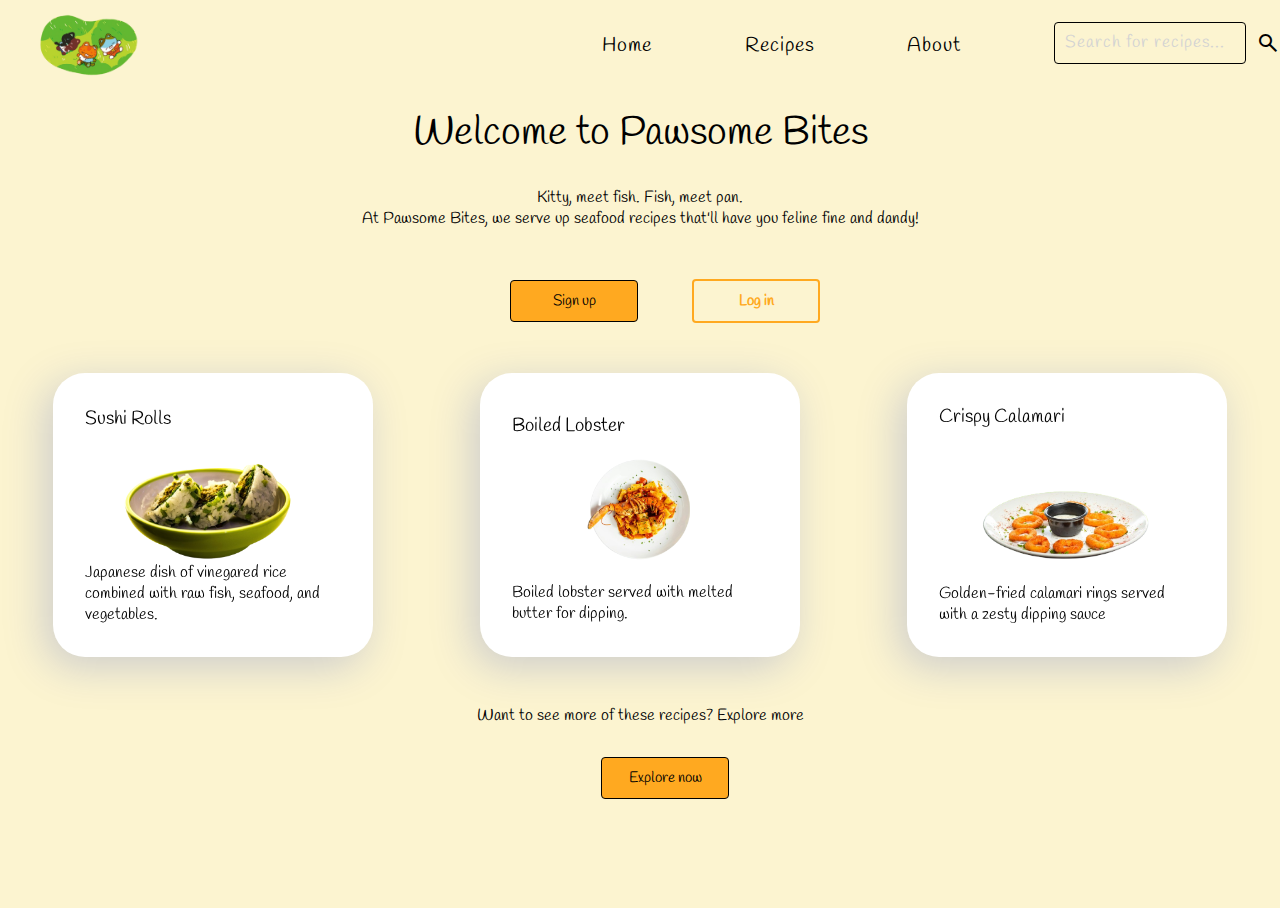
<file: index.html>
<!DOCTYPE html>
<html lang="en">

<head>
    <meta charset="UTF-8">
    <meta name="viewport" content="width=device-width, initial-scale=1.0">
    <title>Pawsome Bites</title>

    <!-- Fonts -->
    <style>
        @import url('https://fonts.googleapis.com/css2?family=Handlee&display=swap');
        @import url('https://fonts.googleapis.com/css2?family=Parisienne&display=swap');
    </style>

    <!-- Search icon -->
    <link rel="stylesheet"
        href="https://fonts.googleapis.com/css2?family=Material+Symbols+Outlined:opsz,wght,FILL,GRAD@40,300,0,0" />

    <!-- CSS Files - common is shared -->
    <link rel="stylesheet" href="css\common.css">
    <link rel="stylesheet" href="css\index.css"> 

    <!-- Favicon -->
    <link rel="icon" type="image/x-icon" href="images\logo.png">
    
    <style>

        
    </style>
</head>

<body>

    <nav>

        <a href="index.html"><img src="images\logo.png" id="nav_logo"></a>

        <ul class="nav-links">

            <li><a href="index.html">Home</a></li>

            <li><a href="recipe-feed.html">Recipes</a></li>

            <li><a href="about.html">About</a></li>

            <form id="nav_search_form">
                <input type="text" placeholder="Search for recipes..." >
                <span class="material-symbols-outlined" id="nav_search_icon">search</span>
            </form>

        </ul>

    </nav>

    <div class="landing_wrapper">

        <div class="row welcome_text_row">
            <h1>Welcome to Pawsome Bites</h1>

            <p >Kitty, meet fish. Fish, meet pan. <br>
                At Pawsome Bites, we serve up seafood recipes that'll have you feline fine and dandy!</p>

            <div class="home_buttons_wrapper">
                <a href="signup.html" class="home_button signup_home_button">
                    Sign up
                </a>

                <a href="login.html" class="home_button login_home_button">
                    Log in
                </a>
            </div>


        </div>

        <div class="row cards_row">

            <div class="recipe_card_home">
                <h3>Sushi Rolls</h3>

                <div>
                    <img src="images\sushi.png" alt="lobster">
                </div>

                <p>Japanese dish of vinegared rice combined with raw fish, seafood, and vegetables.</p>
            </div>

            <div class="recipe_card_home">
                <h3>Boiled Lobster</h3>

                <div>
                    <img src="images\lobster.png" alt="lobster">
                </div>

                <p>Boiled lobster served with melted butter for dipping.</p>
            </div>

            <div class="recipe_card_home">
                <h3>Crispy Calamari</h3>
                <div>
                    <img src="images\calamari.png" alt="lobster">
                </div>
                <p>Golden-fried calamari rings served with a zesty dipping sauce</p>
            </div>

        </div>

        <div class="row explore_row">
            <p>Want to see more of these recipes? Explore more </p>
            <a href="recipe-feed.html" class="home_button explore_button">
                Explore now
            </a>
        </div>
 
    </div>


</body>


</html>
</file>
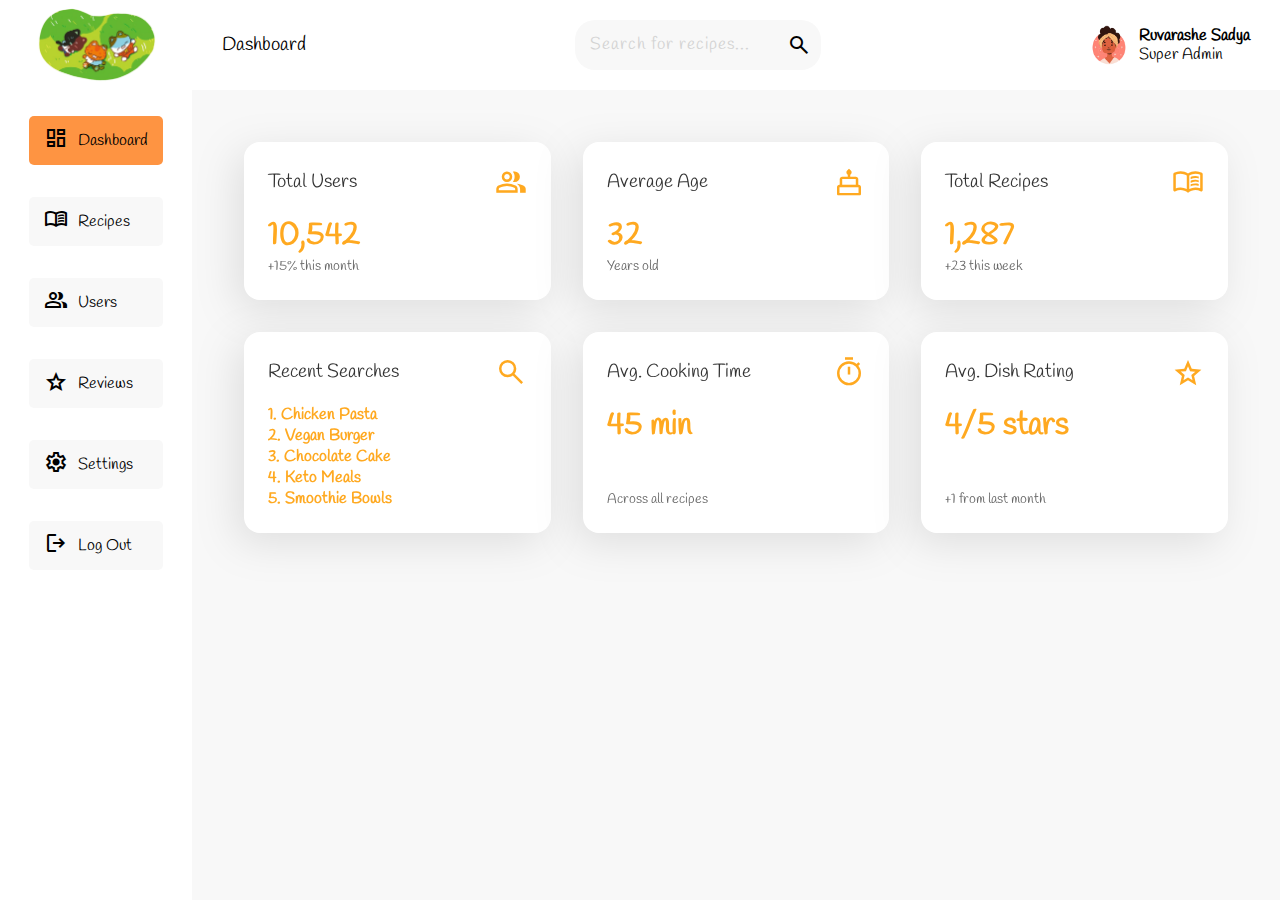
<file: dashboard.html>
<!DOCTYPE html>
<html lang="en">

<head>
    <meta charset="UTF-8">
    <meta name="viewport" content="width=device-width, initial-scale=1.0">

    <title>Pawsome Bites Dashboard</title>

    <!-- Fonts -->
    <style>
        @import url('https://fonts.googleapis.com/css2?family=Handlee&display=swap');
        @import url('https://fonts.googleapis.com/css2?family=Parisienne&display=swap');
    </style>

    <!-- Material Icons -->
    <link href="https://fonts.googleapis.com/icon?family=Material+Icons" rel="stylesheet">
    <link rel="stylesheet"
        href="https://fonts.googleapis.com/css2?family=Material+Symbols+Outlined:opsz,wght,FILL,GRAD@20,300,0,0" />

    <!-- Favicon -->
    <link rel="icon" type="image/x-icon" href="images\logo.png">

    <!-- CSS Files - common is shared -->
    <link rel="stylesheet" href="css\common.css">

    <style>
        body {
            margin: 0;
            padding: 0;
            min-height: 100vh;
        }

        #dashboard_wrapper {
            width: 100%;
            height: 100vh;
            display: flex;
            flex-direction: row;
        }

        #dashboard_left {
            width: 15%;
            height: 100%;
            background: white;
            display: flex;
            flex-direction: column;
            align-items: center;
        }

        #dashboard_left>* {
            margin-bottom: 2em;
        }

        #dashboard_left a {
            text-decoration: none;
            color: black;
            width: 70%;
            padding: 10px 0;
            border-radius: 5px;
            display: flex;
            align-items: center;
            justify-content: flex-start;
            background-color: #f8f8f8;
            transition: all 200ms ease;
        }

        #dashboard_left a:active,
        #dashboard_left a.active {
            background-color: var(--button-secondary-color);
        }

        #dashboard_left a:hover {
            background-color: var(--button-secondary-color);
        }

        #dashboard_left a .material-symbols-outlined {
            margin-right: 10px;
            margin-left: 15px;
            margin-bottom: 5px;
        }





        #dashboard_right {
            width: 85%;
            height: 100%;
            display: flex;
            flex-direction: column;
        }

        #dashboard_right_top {
            height: 100px;
            background: white;
            display: flex;
            align-items: center;
            justify-content: space-between;
            padding: 20px;
        }

        #dashboard_right_bottom {
            flex-grow: 1;
            background-color: #F8F8F8;
            padding: 20px;
            overflow-y: auto;
        }

        #dashboard_right_top>* {
            margin: 0 10px;
        }

        #nav_search_form {
            display: flex;
            align-items: center;
            background-color: #f8f8f8;
            border-radius: 20px;
            padding: 5px 10px;
        }

        #nav_search_form input {
            border: none;
            outline: none;
            padding: 5px;
            background-color: transparent;
        }

        #user_nav {
            display: flex;
            align-items: center;
        }

        #user_nav img {
            width: 40px;
            height: 40px;
            margin-right: 10px;
        }

        .user_info {
            display: flex;
            flex-direction: column;
        }

        .user_info p {
            margin: 0;
            line-height: 1.2;
        }

        .user_info p:first-child {
            font-weight: bold;
        }



        .dashboard-grid {
            display: grid;
            grid-template-columns: repeat(auto-fit, minmax(250px, 1fr));
            gap: 2rem;
            padding: 2rem;
        }

        .dashboard-card {
            background-color: white;
            border-radius: 1em;
            padding: 1.5em;
            filter: drop-shadow(-8px 10px 20px rgba(0, 0, 0, 0.1));
            display: flex;
            flex-direction: column;
            height: 100%;
        }

        .dashboard-card-header {
            display: flex;
            justify-content: space-between;
            align-items: center;
            margin-bottom: 1rem;
        }

        .dashboard-card-title {
            font-size: 1.2rem;
            margin: 0;
            color: #333;
        }

        .dashboard-card-icon {
            font-size: 2rem;
            color: var(--button-primary-color);
        }

        .dashboard-card-content {
            font-size: 2rem;
            font-weight: bold;
            color: var(--button-primary-color);
        }

        .dashboard-card-footer {
            font-size: 0.9rem;
            color: #666;
            margin-top: auto;
        }
    </style>

</head>

<body>
    <div id="dashboard_wrapper">

        <div id="dashboard_left">
            <img src="images\logo.png" style="width: 70%; height: auto; margin-top:5px;">

            <a href="dashboard.html" class="active">
                <span class="material-symbols-outlined">dashboard</span>
                Dashboard
            </a>

            <a href="recipes.html">
                <span class="material-symbols-outlined">menu_book</span>
                Recipes
            </a>

            <a href="users.html">
                <span class="material-symbols-outlined">group</span>
                Users
            </a>

            <a href="#">
                <span class="material-symbols-outlined">star</span>
                Reviews
            </a>

            <a href="#">
                <span class="material-symbols-outlined">settings</span>
                Settings
            </a>

            <a href="#">
                <span class="material-symbols-outlined">logout</span>
                Log Out
            </a>

        </div>

        <div id="dashboard_right">

            <div id="dashboard_right_top" style="width: auto; height: auto; ">
                <h3>Dashboard</h3>

                <form id="nav_search_form">
                    <input type="text" placeholder="Search for recipes...">
                    <span class="material-symbols-outlined" id="nav_search_icon">search</span>
                </form>

                <div id="user_nav">
                    <img src="images\profile_girl.png" alt="User profile image">
                    <div class="user_info">
                        <p>Ruvarashe Sadya</p>
                        <p>Super Admin</p>
                    </div>
                </div>
            </div>

            <div id="dashboard_right_bottom">

                <div class="dashboard-grid">
                    <div class="dashboard-card">
                        <div class="dashboard-card-header">
                            <h3 class="dashboard-card-title">Total Users</h3>
                            <span class="material-symbols-outlined dashboard-card-icon">group</span>
                        </div>
                        <div class="dashboard-card-content">10,542</div>
                        <div class="dashboard-card-footer">+15% this month</div>
                    </div>
                    <div class="dashboard-card">
                        <div class="dashboard-card-header">
                            <h3 class="dashboard-card-title">Average Age</h3>
                            <span class="material-symbols-outlined dashboard-card-icon">cake</span>
                        </div>
                        <div class="dashboard-card-content">32</div>
                        <div class="dashboard-card-footer">Years old</div>
                    </div>
                    <div class="dashboard-card">
                        <div class="dashboard-card-header">
                            <h3 class="dashboard-card-title">Total Recipes</h3>
                            <span class="material-symbols-outlined dashboard-card-icon">menu_book</span>
                        </div>
                        <div class="dashboard-card-content">1,287</div>
                        <div class="dashboard-card-footer">+23 this week</div>
                    </div>
                    <div class="dashboard-card">
                        <div class="dashboard-card-header">
                            <h3 class="dashboard-card-title">Recent Searches</h3>
                            <span class="material-symbols-outlined dashboard-card-icon">search</span>
                        </div>
                        <div class="dashboard-card-content" style="font-size: 1rem;">
                            1. Chicken Pasta<br>
                            2. Vegan Burger<br>
                            3. Chocolate Cake<br>
                            4. Keto Meals<br>
                            5. Smoothie Bowls
                        </div>
                    </div>

                    <div class="dashboard-card">
                        <div class="dashboard-card-header">
                            <h3 class="dashboard-card-title">Avg. Cooking Time</h3>
                            <span class="material-symbols-outlined dashboard-card-icon">timer</span>
                        </div>
                        <div class="dashboard-card-content">45 min</div>
                        <div class="dashboard-card-footer">Across all recipes</div>
                    </div>


                    <div class="dashboard-card">
                        <div class="dashboard-card-header">
                            <h3 class="dashboard-card-title">Avg. Dish Rating</h3>
                            <span class="material-symbols-outlined dashboard-card-icon">star</span>
                        </div>
                        <div class="dashboard-card-content">4/5 stars</div>
                        <div class="dashboard-card-footer">+1 from last month</div>
                    </div>
                </div>
            </div>
        </div>




    </div>
    </div>
    </div>
</body>

</html>
</file>
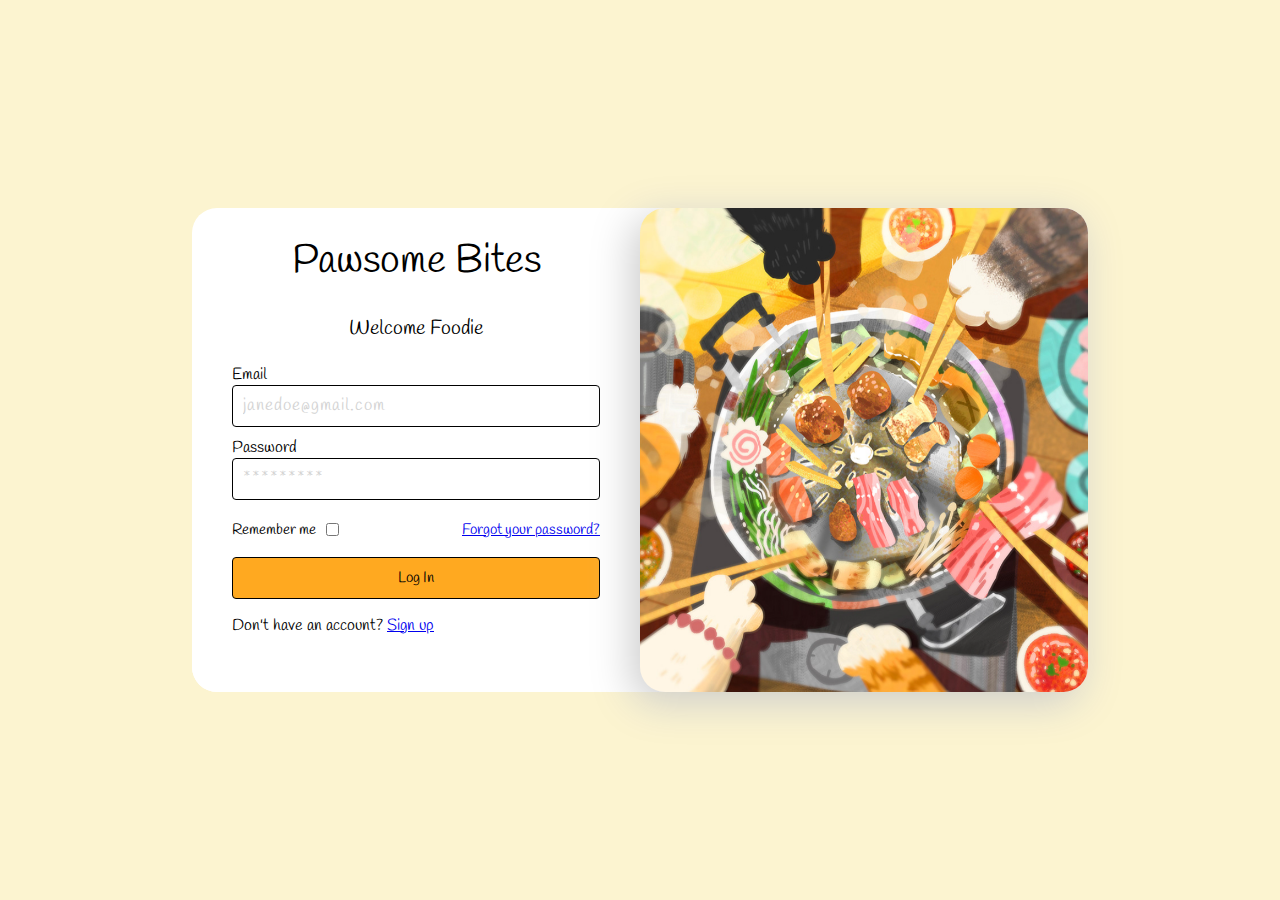
<file: login.html>
<!DOCTYPE html>

<html lang="en">

<head>
    <meta charset="UTF-8">
    <meta name="viewport" content="width=device-width, initial-scale=1.0">

    <title>Pawsome Bites Login</title>

    <!-- Fonts -->
    <style>
        @import url('https://fonts.googleapis.com/css2?family=Handlee&display=swap');
        @import url('https://fonts.googleapis.com/css2?family=Parisienne&display=swap');
    </style>

    <link rel="stylesheet" href="css\common.css">
    <link rel="stylesheet" href="css\login.css">
    <link rel="icon" type="image/x-icon" href="images\logo.png">

</head>

<body id="login_body">

    <div class="cards_wrapper">

        <div class="left_card">
            <h1>Pawsome Bites</h1>
            <h2>Welcome Foodie</h2>

            <!--Login Form-->
            <div class="form_wrapper">
                <form action="#" method="POST" id="login_form">
                    <label>
                        Email
                        <input type="email" name="login_email" placeholder="janedoe@gmail.com" required>
                    </label>

                    <label>
                        Password
                        <input type="password" name="login_password" placeholder="*********" required>
                    </label>

                    <div class="above_button">
                        <label for="remember" id="remember_label">
                            Remember me
                            <input type="checkbox" id="remember_checkmark" name="remember">
                        </label>
                        <a href="#">Forgot your password?</a>
                    </div>

                    <button type="submit">
                        Log In
                    </button>

                    <p>Don't have an account?
                        <a href="signup.html">
                            Sign up
                        </a>
                    </p>
                </form>
            </div>
        </div>

        <div class="right_card">
            <img src="images\kitties.png" alt="Cute kittens" class="kitty_image">
        </div>

    </div>
</body>

</html>
</file>
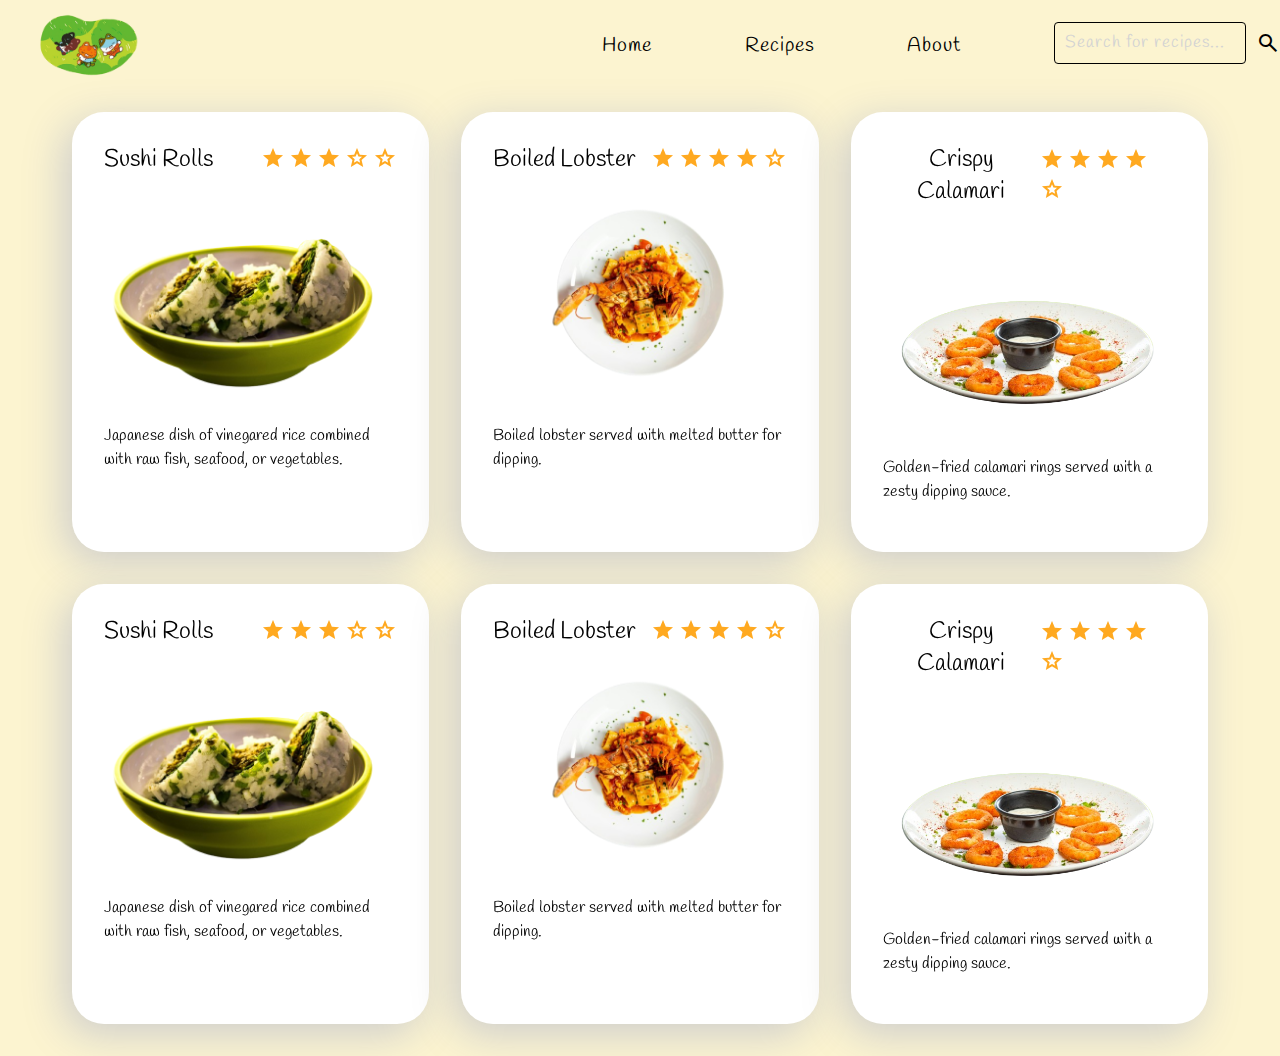
<file: recipe-feed.html>
<!DOCTYPE html>
<html lang="en">

<head>
    <meta charset="UTF-8">
    <meta name="viewport" content="width=device-width, initial-scale=1.0">
    <title>Pawsome Bites Recipe Feed</title>

    <!-- Fonts and icons -->
    <style>
        @import url('https://fonts.googleapis.com/css2?family=Handlee&display=swap');
        @import url('https://fonts.googleapis.com/css2?family=Parisienne&display=swap');

        .material-symbols-outlined.filled {
            font-variation-settings: 'FILL' 1;
        }
    </style>

    <!-- Star Icons -->
    <link rel="stylesheet"
        href="https://fonts.googleapis.com/css2?family=Material+Symbols+Outlined:opsz,wght,FILL,GRAD@40,300,0,0" />
    <link rel="stylesheet"
        href="https://fonts.googleapis.com/css2?family=Material+Symbols+Outlined:opsz,wght,FILL,GRAD@20..48,100..700,0..1,-50..200" />

    <!-- CSS Files - common is shared -->
    <link rel="stylesheet" href="css\common.css">
    <link rel="stylesheet" href="css\recipe-feed.css">

    <!-- Favicon -->
    <link rel="icon" type="image/x-icon" href="images\logo.png">

</head>

<body>
    <nav>
        <a href="index.html"><img src="images\logo.png" id="nav_logo"></a>
        <ul class="nav-links">
            <li><a href="index.html">Home</a></li>
            <li><a href="recipe-feed.html">Recipes</a></li>
            <li><a href="about.html">About</a></li>
            <form id="nav_search_form">
                <input type="text" placeholder="Search for recipes...">
                <span class="material-symbols-outlined" id="nav_search_icon">search</span>
            </form>
        </ul>
    </nav>

    <main class="recipe-grid">
        
        <div class="recipe-card">
            <div class="recipe-header">
                <h2 class="recipe-title">Sushi Rolls</h2>
                <span class="recipe-rating">
                    <span class="material-symbols-outlined filled">star</span>
                    <span class="material-symbols-outlined filled">star</span>
                    <span class="material-symbols-outlined filled">star</span>
                    <span class="material-symbols-outlined">star</span>
                    <span class="material-symbols-outlined">star</span>
                </span>
            </div>
            <img src="images/sushi.png" alt="Sushi Rolls" class="recipe-image">
            <p class="recipe-description">Japanese dish of vinegared rice combined with raw fish, seafood, or vegetables.</p>
        </div>

        
        <div class="recipe-card">
            <div class="recipe-header">
                <h2 class="recipe-title">Boiled Lobster</h2>
                <span class="recipe-rating">
                    <span class="material-symbols-outlined filled">star</span>
                    <span class="material-symbols-outlined filled">star</span>
                    <span class="material-symbols-outlined filled">star</span>
                    <span class="material-symbols-outlined filled">star</span>
                    <span class="material-symbols-outlined">star</span>
                </span>
            </div>
            <img src="images/lobster.png" alt="Grilled Lobster" class="recipe-image">
            <p class="recipe-description">Boiled lobster served with melted butter for dipping.</p>
        </div>

        
        <div class="recipe-card">
            <div class="recipe-header">
                <h2 class="recipe-title">Crispy Calamari</h2>
                <span class="recipe-rating">
                    <span class="material-symbols-outlined filled">star</span>
                    <span class="material-symbols-outlined filled">star</span>
                    <span class="material-symbols-outlined filled">star</span>
                    <span class="material-symbols-outlined filled">star</span>
                    <span class="material-symbols-outlined">star</span>
                </span>
            </div>
            <img src="images/calamari.png" alt="Crispy Calamari" class="recipe-image">
            <p class="recipe-description">Golden-fried calamari rings served with a zesty dipping sauce.</p>
        </div>

        <div class="recipe-card">
            <div class="recipe-header">
                <h2 class="recipe-title">Sushi Rolls</h2>
                <span class="recipe-rating">
                    <span class="material-symbols-outlined filled">star</span>
                    <span class="material-symbols-outlined filled">star</span>
                    <span class="material-symbols-outlined filled">star</span>
                    <span class="material-symbols-outlined">star</span>
                    <span class="material-symbols-outlined">star</span>
                </span>
            </div>
            <img src="images/sushi.png" alt="Sushi Rolls" class="recipe-image">
            <p class="recipe-description">Japanese dish of vinegared rice combined with raw fish, seafood, or vegetables.</p>
        </div>
        
        
        <div class="recipe-card">
            <div class="recipe-header">
                <h2 class="recipe-title">Boiled Lobster</h2>
                <span class="recipe-rating">
                    <span class="material-symbols-outlined filled">star</span>
                    <span class="material-symbols-outlined filled">star</span>
                    <span class="material-symbols-outlined filled">star</span>
                    <span class="material-symbols-outlined filled">star</span>
                    <span class="material-symbols-outlined">star</span>
                </span>
            </div>
            <img src="images/lobster.png" alt="Grilled Lobster" class="recipe-image">
            <p class="recipe-description">Boiled lobster served with melted butter for dipping.</p>
        </div>
        
        
        <div class="recipe-card">
            <div class="recipe-header">
                <h2 class="recipe-title">Crispy Calamari</h2>
                <span class="recipe-rating">
                    <span class="material-symbols-outlined filled">star</span>
                    <span class="material-symbols-outlined filled">star</span>
                    <span class="material-symbols-outlined filled">star</span>
                    <span class="material-symbols-outlined filled">star</span>
                    <span class="material-symbols-outlined">star</span>
                </span>
            </div>
            <img src="images/calamari.png" alt="Crispy Calamari" class="recipe-image">
            <p class="recipe-description">Golden-fried calamari rings served with a zesty dipping sauce.</p>
        </div>
        
    </main>
</body>

</html>
</file>
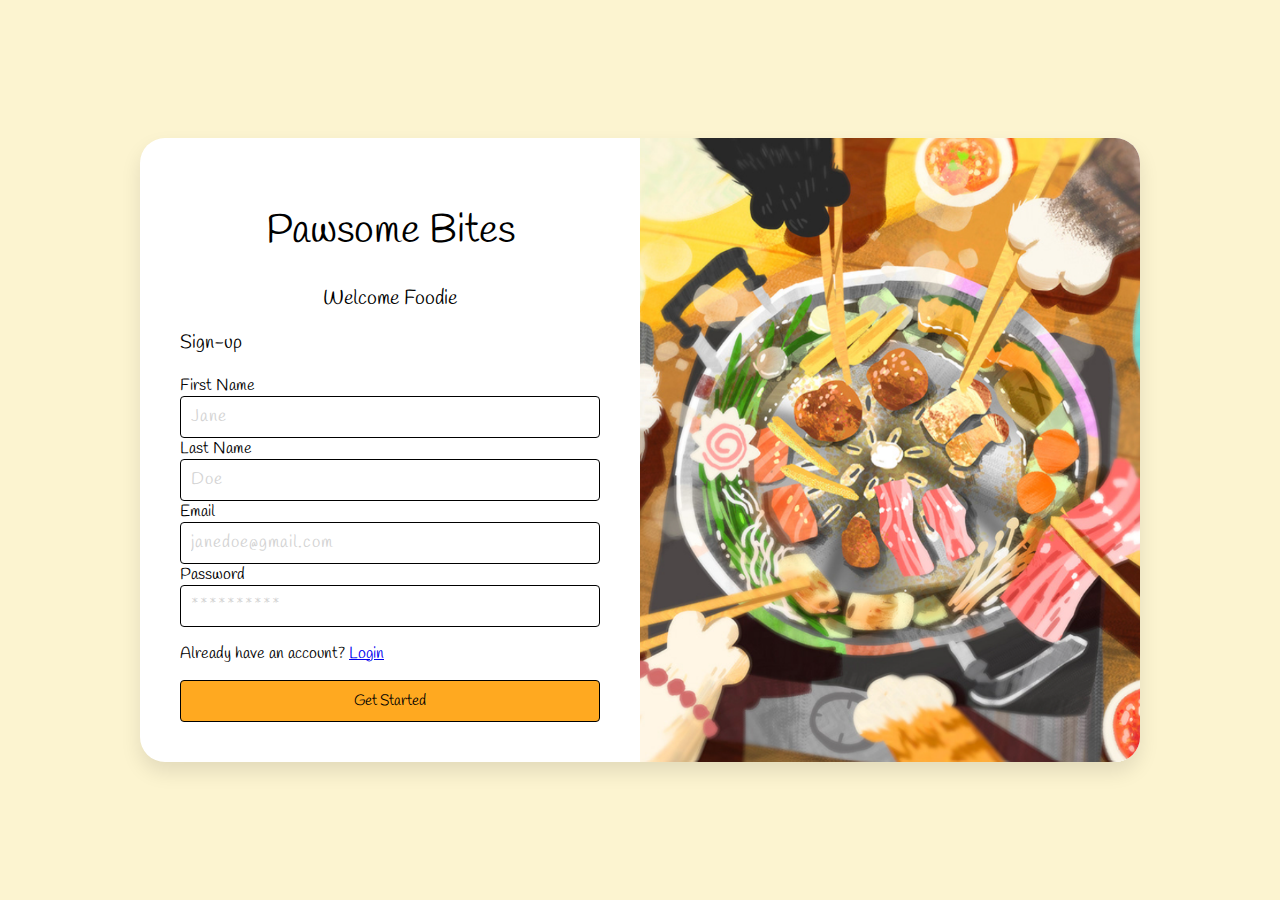
<file: signup.html>
<!DOCTYPE html>
<html lang="en">
    
<head>
    <meta charset="UTF-8">
    <meta name="viewport" content="width=device-width, initial-scale=1.0">
    <title>Pawsome Bites Sign-Up</title>

    <!-- Fonts  -->
    <style>
        @import url('https://fonts.googleapis.com/css2?family=Handlee&display=swap');
        @import url('https://fonts.googleapis.com/css2?family=Parisienne&display=swap');
    </style>

    <!-- CSS Files - common is shared -->
    <link rel="stylesheet" href="css\common.css">
    <link rel="stylesheet" href="css\signup.css">
   
    <!-- Favicon -->
    <link rel="icon" type="image/x-icon" href="images\logo.png">
</head>

<body>
    <div class="cards_wrapper">
            
        <div class="left_card">
            <h1>Pawsome Bites</h1>
            <h2>Welcome Foodie</h2>
            
            <!--Sign up Form-->
            <div class="form_wrapper">
                <h3 class="form_head">Sign-up</h3>
                <form action="#" method="POST" id="signup_form">
                    <label>
                        First Name
                        <input type="text" name="firstname" placeholder="Jane" required>
                    </label>
            
                    <label>
                        Last Name
                        <input type="text" name="lastname" placeholder="Doe" required>
                    </label>
            
                    <label>
                        Email
                        <input type="email" name="signup_email" placeholder="janedoe@gmail.com" required>
                    </label>
            
                    <label>
                        Password
                        <input type="password" name="signup_password" placeholder="**********" required>
                    </label>
            
                    <p>Already have an account?
                        <a href="login.html">
                            Login
                        </a>
                    </p>
            
                    <button type="submit">
                        <label>
                            Get Started
                        </label>
                    </button>
                </form>
            </div>
        </div>

        <div class="right_card">
            <img src="images\kitties.png" alt="Cute kittens" class="kitty_image">
        </div>


    </div>

</body>

</html>
</file>
